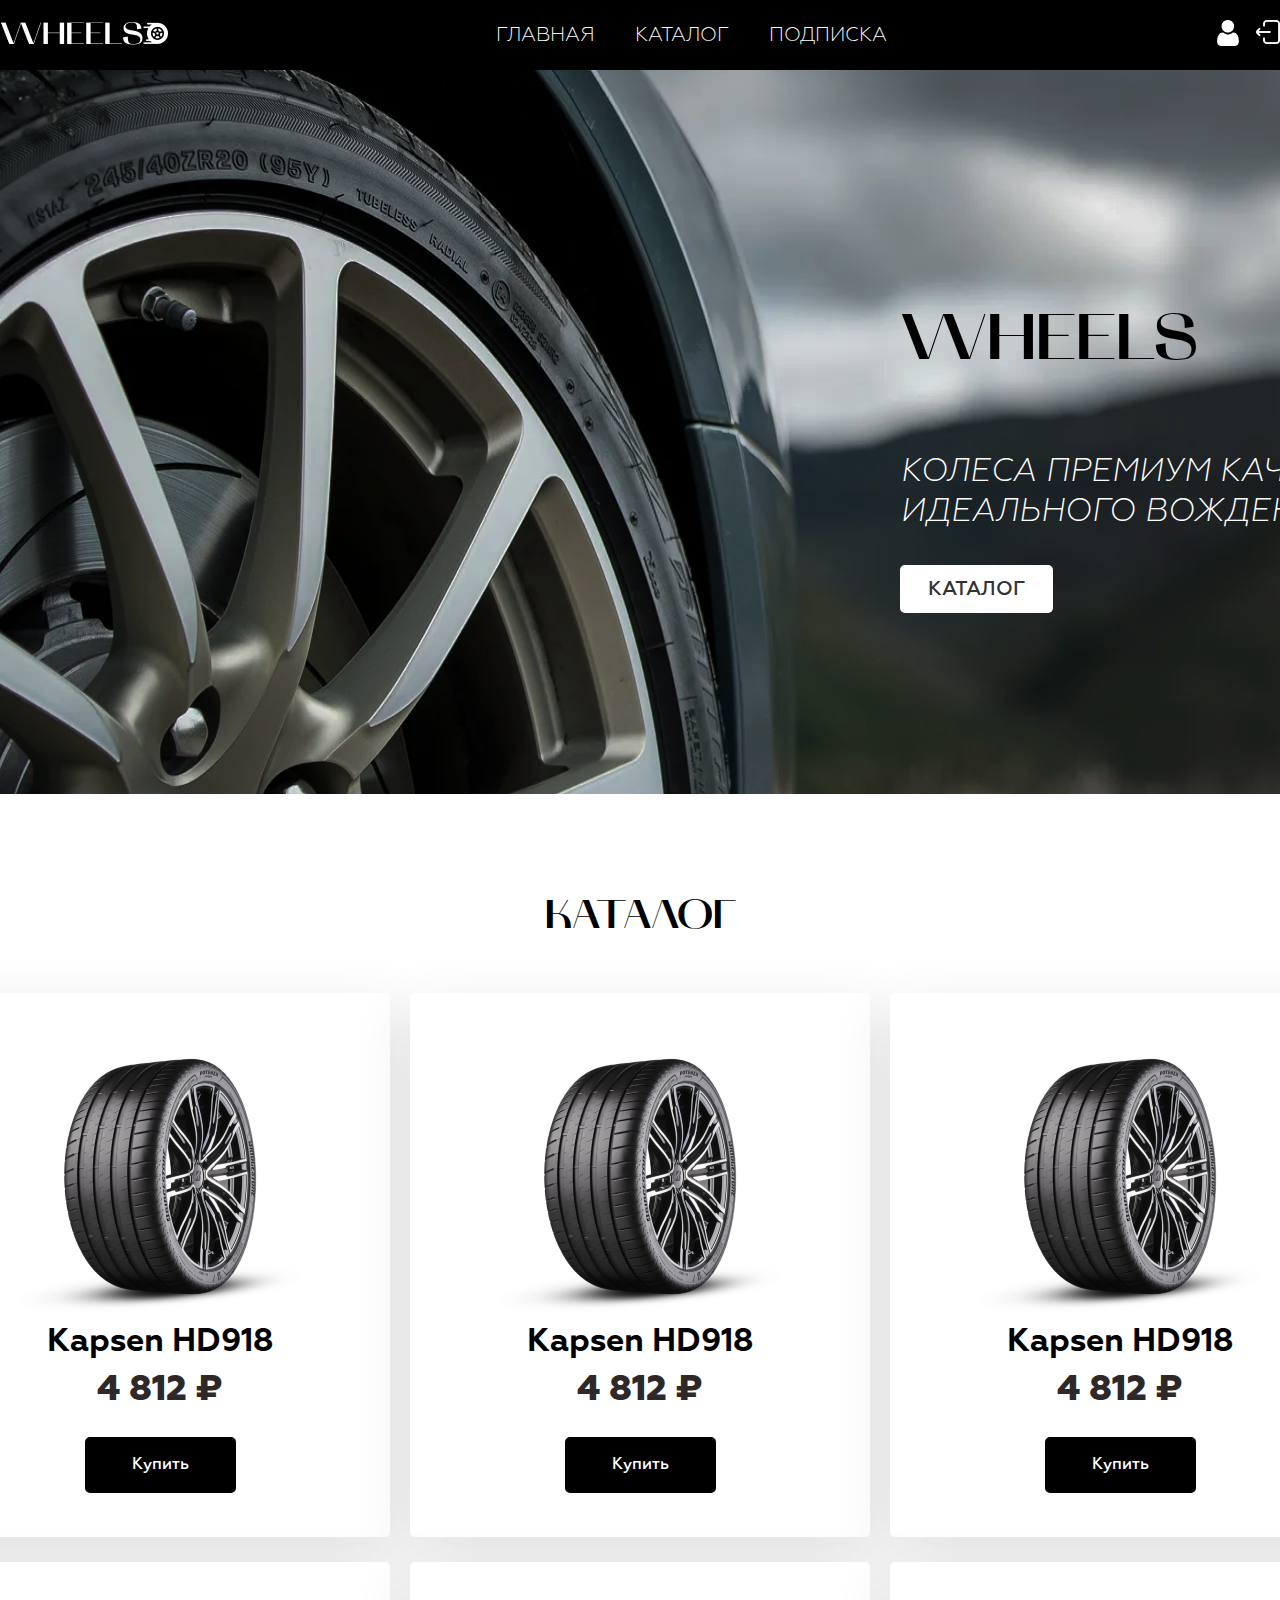
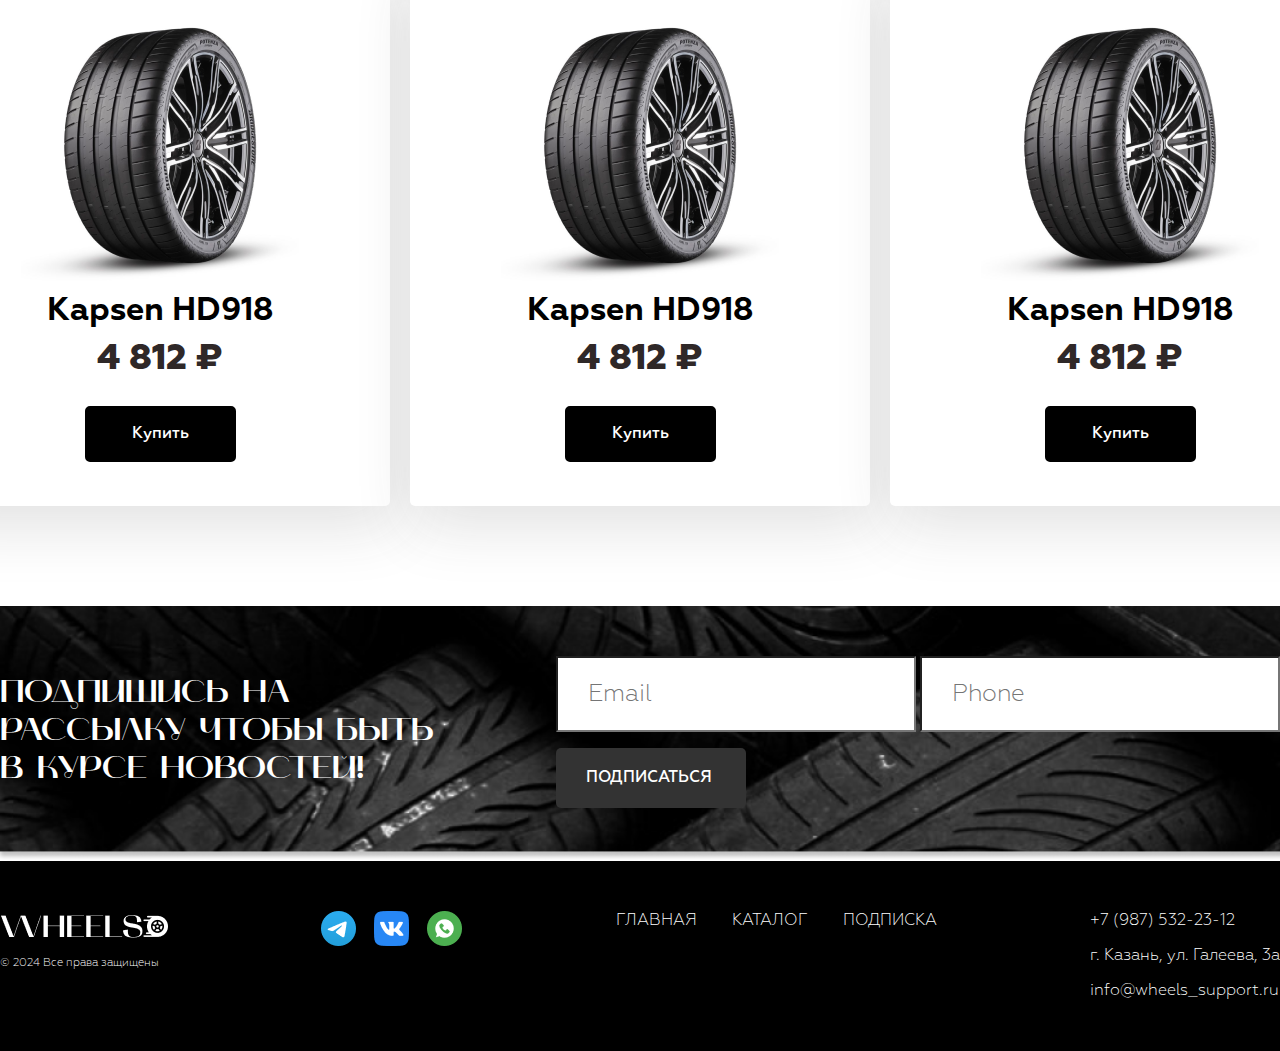
<file: index.html>
<!DOCTYPE html>
<html lang="en">

<head>
    <meta charset="UTF-8">
    <meta name="viewport" content="width=device-width, initial-scale=1.0">
    <link rel="stylesheet" href="assets/css/style.css">
    <title>Wheels</title>
</head>

<body>
    <!-- header start -->
    <header class="header">
        <div class="header-block content">
            <a href="index.html"><img class="logotip" src="assets/img/index/logo/logo.png" alt=""></a>
            <nav class="header-nav">
                <a href="index.html">Главная</a>
                <a href="index.html#katalog">Каталог</a>
                <a href="index.html#pod">Подписка</a>
            </nav>
            <div class="header-icons">
                <a href="sign.html"><img src="assets/img/index/header/user.png" alt=""></a>
                <a href="admin.html"><img src="assets/img/index/header/exit.png" alt=""></a>
            </div>
            <input type="checkbox" name="" id="burger"> 
            <label for="burger"></label> 
            <nav class="burg"> 
                <a href="index.html">Главная</a>
                <a href="index.html#katalog">Каталог</a>
                <a href="index.html#pod">Подписка</a>
                <a href="sign.html"><img src="assets/img/index/header/user.png" alt=""></a>
                <a href="admin.html"><img src="assets/img/index/header/exit.png" alt=""></a>
            </nav>
        </div>
    </header>
    <!-- header end -->

    <!-- banner start -->
    <section class="banner">
        <div class="banner-marg">
            <div>
                <h1>Wheels</h1>
                <p>Колеса премиум качества для идеального вождения!</p>
            </div>
            <a class="banner-btn" href="#katalog">каталог</a>
        </div>
    </section>
    <!-- banner end -->

    <!-- katalog start -->
    <section class="katalog content" id="katalog">
        <h2>каталог</h2>
        <div class="cards">
            <div class="kat-first-block">
                <div class="card">
                    <img src="assets//img/index/katalog/wheels.png" alt="">
                    <h3>Kapsen HD918</h3>
                    <h4>4 812 ₽</h4>
                    <a class="kat-btn" href="card.html">Купить</a>
                </div>

                <div class="card">
                    <img src="assets//img/index/katalog/wheels.png" alt="">
                    <h3>Kapsen HD918</h3>
                    <h4>4 812 ₽</h4>
                    <a class="kat-btn" href="card.html">Купить</a>
                </div>

                <div class="card">
                    <img src="assets//img/index/katalog/wheels.png" alt="">
                    <h3>Kapsen HD918</h3>
                    <h4>4 812 ₽</h4>
                    <a class="kat-btn" href="card.html">Купить</a>
                </div>
            </div>
            <div class="kat-first-block">
                <div class="card">
                    <img src="assets//img/index/katalog/wheels.png" alt="">
                    <h3>Kapsen HD918</h3>
                    <h4>4 812 ₽</h4>
                    <a class="kat-btn" href="card.html">Купить</a>
                </div>

                <div class="card">
                    <img src="assets//img/index/katalog/wheels.png" alt="">
                    <h3>Kapsen HD918</h3>
                    <h4>4 812 ₽</h4>
                    <a class="kat-btn" href="card.html">Купить</a>
                </div>

                <div class="card">
                    <img src="assets//img/index/katalog/wheels.png" alt="">
                    <h3>Kapsen HD918</h3>
                    <h4>4 812 ₽</h4>
                    <a class="kat-btn" href="card.html">Купить</a>
                </div>
            </div>
        </div>
    </section>
    <!-- katalog end -->

    <!-- podpiska start -->
    <section class="pod" id="pod">
        <div class="pod-block content">
            <h2>Подпишись на рассылку чтобы быть в курсе новостей!</h2>
            <div class="pod-form">
                <div class="pod-forms">
                    <input class="input-pod" type="email" name="" id="" placeholder="Email">
                    <input class="input-pod" type="number" name="" id="" placeholder="Phone">
                </div>
                <a class="pod-btn" href="">подписаться</a>
            </div>
        </div>
    </section>
    <!-- podpiska end -->

    <!-- footer start -->
    <footer class="footer">
        <div class="footer-block content">
            <div class="footer-logo">
                <img src="assets/img/index/logo/logo.png" alt="">
                <p>© 2024 Все права защищены</p>
            </div>
            <div class="footer-icons">
               <a href="https://web.telegram.org/a/"><img src="assets/img/index/footer/telegram.png" alt=""></a>
               <a href="https://vk.com/"><img src="assets/img/index/footer/vk.png" alt=""></a>
               <a href="https://web.whatsapp.com/"><img src="assets/img/index/footer/wats.png" alt=""></a>
            </div>
            <nav class="footer-nav">
                <a href="index.html">Главная</a>
                <a href="#katalog">Каталог</a>
                <a href="#pod">Подписка</a>
            </nav>
            <div class="footer-kontacts">
                <a href="tel:+79539999117">+7 (987) 532-23-12</a>
                <a href="https://yandex.ru/maps/-/CDaN5VY-">г. Казань, ул. Галеева, 3а</a>
                <a href="mailto:info@wheels_support.ru">info@wheels_support.ru</a>
            </div>
        </div>
    </footer>
    <!-- footer end -->
</body>

</html>
</file>
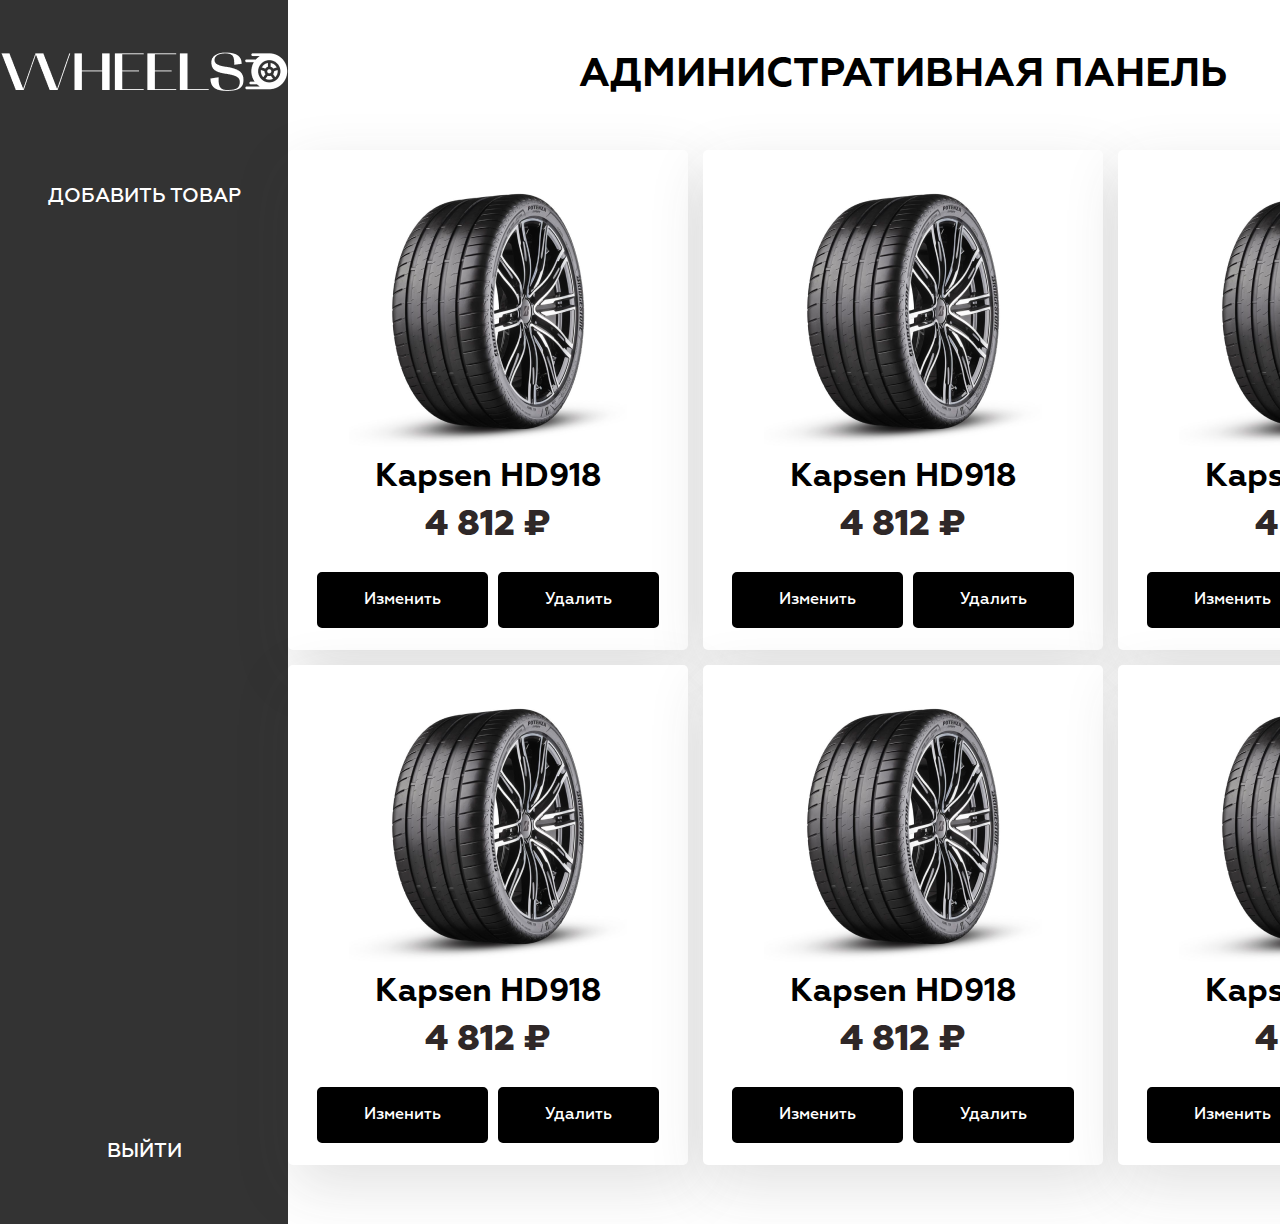
<file: admin.html>
<!DOCTYPE html>
<html lang="en">

<head>
    <meta charset="UTF-8">
    <meta name="viewport" content="width=device-width, initial-scale=1.0">
    <link rel="stylesheet" href="assets/css/style.css">
    <title>Admin Wheels</title>
</head>

<body>
    <div class="admin-mane">
        <div class="left-block">
            <a href="index.html"><img src="assets/img/admin/admin.png" alt=""></a>
            <a class="plus-tovar" href="create.html">Добавить товар</a>
            <a class="exit" href="index.html">Выйти</a>
        </div>
        <div class="right-block">
            <h2>Административная панель</h2>
            <div class="admin-cards-mane">
                <div class="admin-first-block">
                    <div class="admin-card">
                        <img src="assets//img/index/katalog/wheels.png" alt="">
                        <h3>Kapsen HD918</h3>
                        <h4>4 812 ₽</h4>
                        <div class="knopki">
                            <a class="admin-btn" href="change.html">Изменить</a>
                            <a class="admin-btn" href="delite.html">Удалить</a>
                        </div>
                    </div>
                    <div class="admin-card">
                        <img src="assets//img/index/katalog/wheels.png" alt="">
                        <h3>Kapsen HD918</h3>
                        <h4>4 812 ₽</h4>
                        <div class="knopki">
                            <a class="admin-btn" href="change.html">Изменить</a>
                            <a class="admin-btn" href="delite.html">Удалить</a>
                        </div>
                    </div>
                    <div class="admin-card">
                        <img src="assets//img/index/katalog/wheels.png" alt="">
                        <h3>Kapsen HD918</h3>
                        <h4>4 812 ₽</h4>
                        <div class="knopki">
                            <a class="admin-btn" href="change.html">Изменить</a>
                            <a class="admin-btn" href="delite.html">Удалить</a>
                        </div>
                    </div>
                </div>
                <div class="admin-first-block">
                    <div class="admin-card">
                        <img src="assets//img/index/katalog/wheels.png" alt="">
                        <h3>Kapsen HD918</h3>
                        <h4>4 812 ₽</h4>
                        <div class="knopki">
                            <a class="admin-btn" href="change.html">Изменить</a>
                            <a class="admin-btn" href="delite.html">Удалить</a>
                        </div>
                    </div>
                    <div class="admin-card">
                        <img src="assets//img/index/katalog/wheels.png" alt="">
                        <h3>Kapsen HD918</h3>
                        <h4>4 812 ₽</h4>
                        <div class="knopki">
                            <a class="admin-btn" href="change.html">Изменить</a>
                            <a class="admin-btn" href="delite.html">Удалить</a>
                        </div>
                    </div>
                    <div class="admin-card">
                        <img src="assets//img/index/katalog/wheels.png" alt="">
                        <h3>Kapsen HD918</h3>
                        <h4>4 812 ₽</h4>
                        <div class="knopki">
                            <a class="admin-btn" href="change.html">Изменить</a>
                            <a class="admin-btn" href="delite.html">Удалить</a>
                        </div>
                    </div>
                </div>
            </div>
        </div>
    </div>

</body>

</html>
</file>
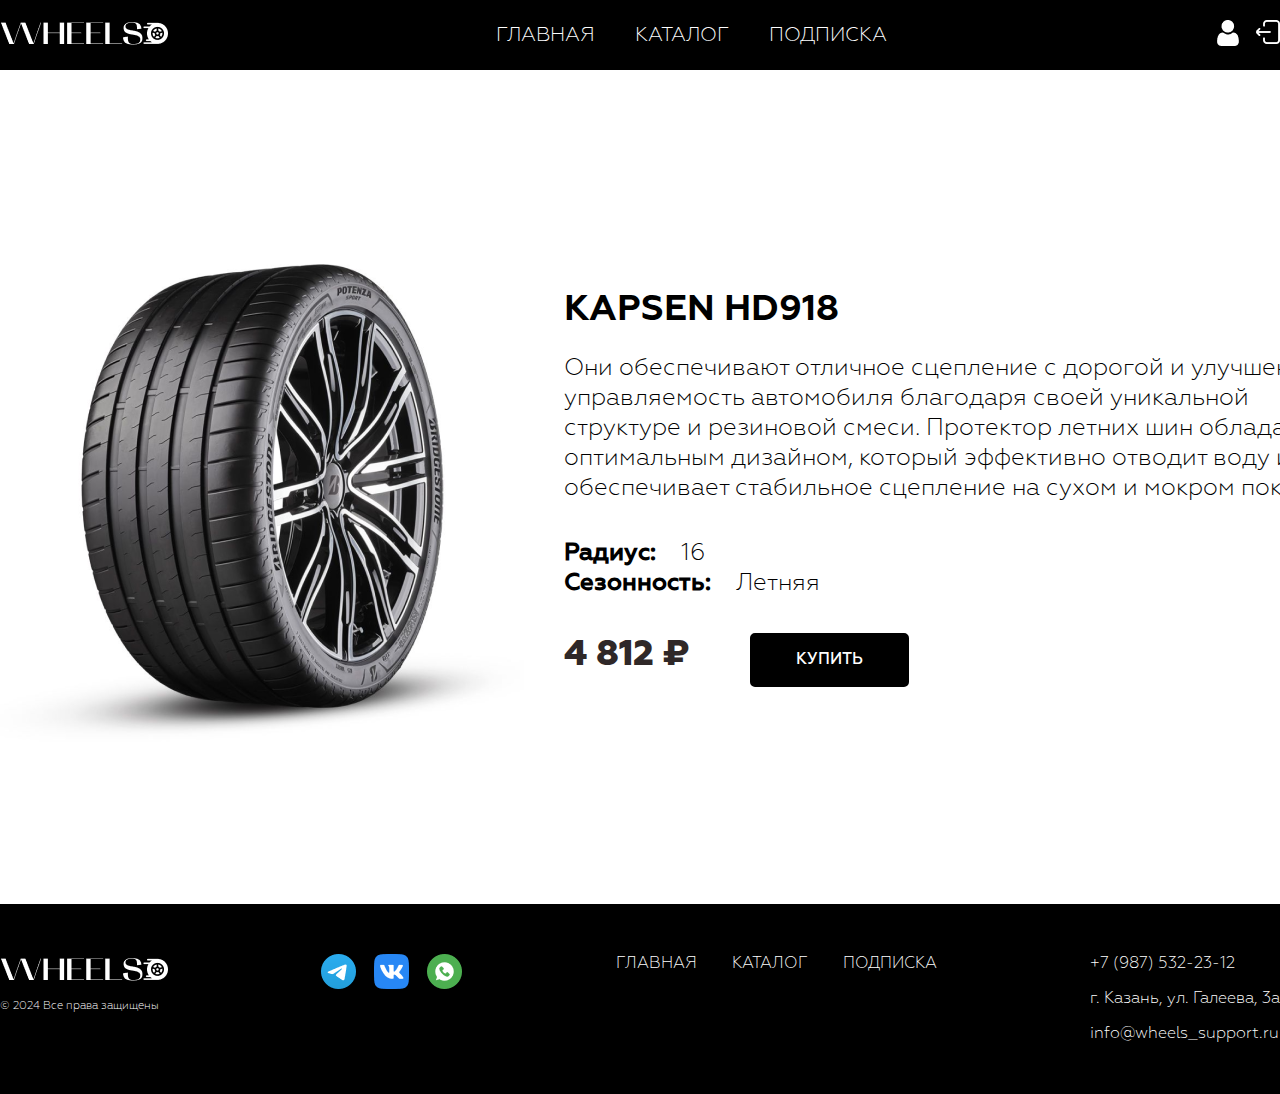
<file: card.html>
<!DOCTYPE html>
<html lang="en">
<head>
    <meta charset="UTF-8">
    <meta name="viewport" content="width=device-width, initial-scale=1.0">
    <link rel="stylesheet" href="assets/css/style.css">
    <title>Wheels</title>
</head>
<body>
    <!-- header start -->
    <header class="header">
        <div class="header-block content">
            <a href="index.html"><img class="logotip" src="assets/img/index/logo/logo.png" alt=""></a>
            <nav class="header-nav">
                <a href="index.html">Главная</a>
                <a href="index.html#katalog">Каталог</a>
                <a href="index.html#pod">Подписка</a>
            </nav>
            <div class="header-icons">
                <a href="sign.html"><img src="assets/img/index/header/user.png" alt=""></a>
                <a href="admin.html"><img src="assets/img/index/header/exit.png" alt=""></a>
            </div>
            <input type="checkbox" name="" id="burger"> 
            <label for="burger"></label> 
            <nav class="burg"> 
                <a href="index.html">Главная</a>
                <a href="index.html#katalog">Каталог</a>
                <a href="index.html#pod">Подписка</a>
                <a href="sign.html"><img src="assets/img/index/header/user.png" alt=""></a>
                <a href="admin.html"><img src="assets/img/index/header/exit.png" alt=""></a>
            </nav>
        </div>
    </header>
    <!-- header end -->

    <section>
        <div class="tovar content">
            <img src="assets/img/card/tovar.png" alt="">
            <div class="tovar-text">
                <div class="tovar-head">
                    <h2>Kapsen HD918</h2>
                    <p>Они обеспечивают отличное сцепление с дорогой и улучшенную управляемость автомобиля благодаря своей уникальной структуре и резиновой смеси. Протектор летних шин обладает оптимальным дизайном, который эффективно отводит воду и обеспечивает стабильное сцепление на сухом и мокром покрытии.</p>
                </div>
                <div>
                    <div class="tovar-info-first">
                        <h3>Радиус:</h3>
                        <p>16</p>
                    </div>
                    <div class="tovar-info-first">
                        <h3>Сезонность:</h3>
                        <p>Летняя</p>
                    </div>
                </div>
                <div class="tovar-buy">
                    <p>4 812 ₽</p>
                    <a href="">Купить</a>
                </div>
            </div>
        </div>
    </section>

    <!-- footer start -->
    <footer class="footer">
        <div class="footer-block content">
            <div class="footer-logo">
                <img src="assets/img/index/logo/logo.png" alt="">
                <p>© 2024 Все права защищены</p>
            </div>
            <div class="footer-icons">
               <a href="https://web.telegram.org/a/"><img src="assets/img/index/footer/telegram.png" alt=""></a>
               <a href="https://vk.com/"><img src="assets/img/index/footer/vk.png" alt=""></a>
               <a href="https://web.whatsapp.com/"><img src="assets/img/index/footer/wats.png" alt=""></a>
            </div>
            <nav class="footer-nav">
                <a href="index.html">Главная</a>
                <a href="index.html#katalog">Каталог</a>
                <a href="index.html#pod">Подписка</a>
            </nav>
            <div class="footer-kontacts">
                <a href="tel:+79539999117">+7 (987) 532-23-12</a>
                <a href="https://yandex.ru/maps/-/CDaN5VY-">г. Казань, ул. Галеева, 3а</a>
                <a href="mailto:info@wheels_support.ru">info@wheels_support.ru</a>
            </div>
        </div>
    </footer>
    <!-- footer end -->
</body>
</html>
</file>
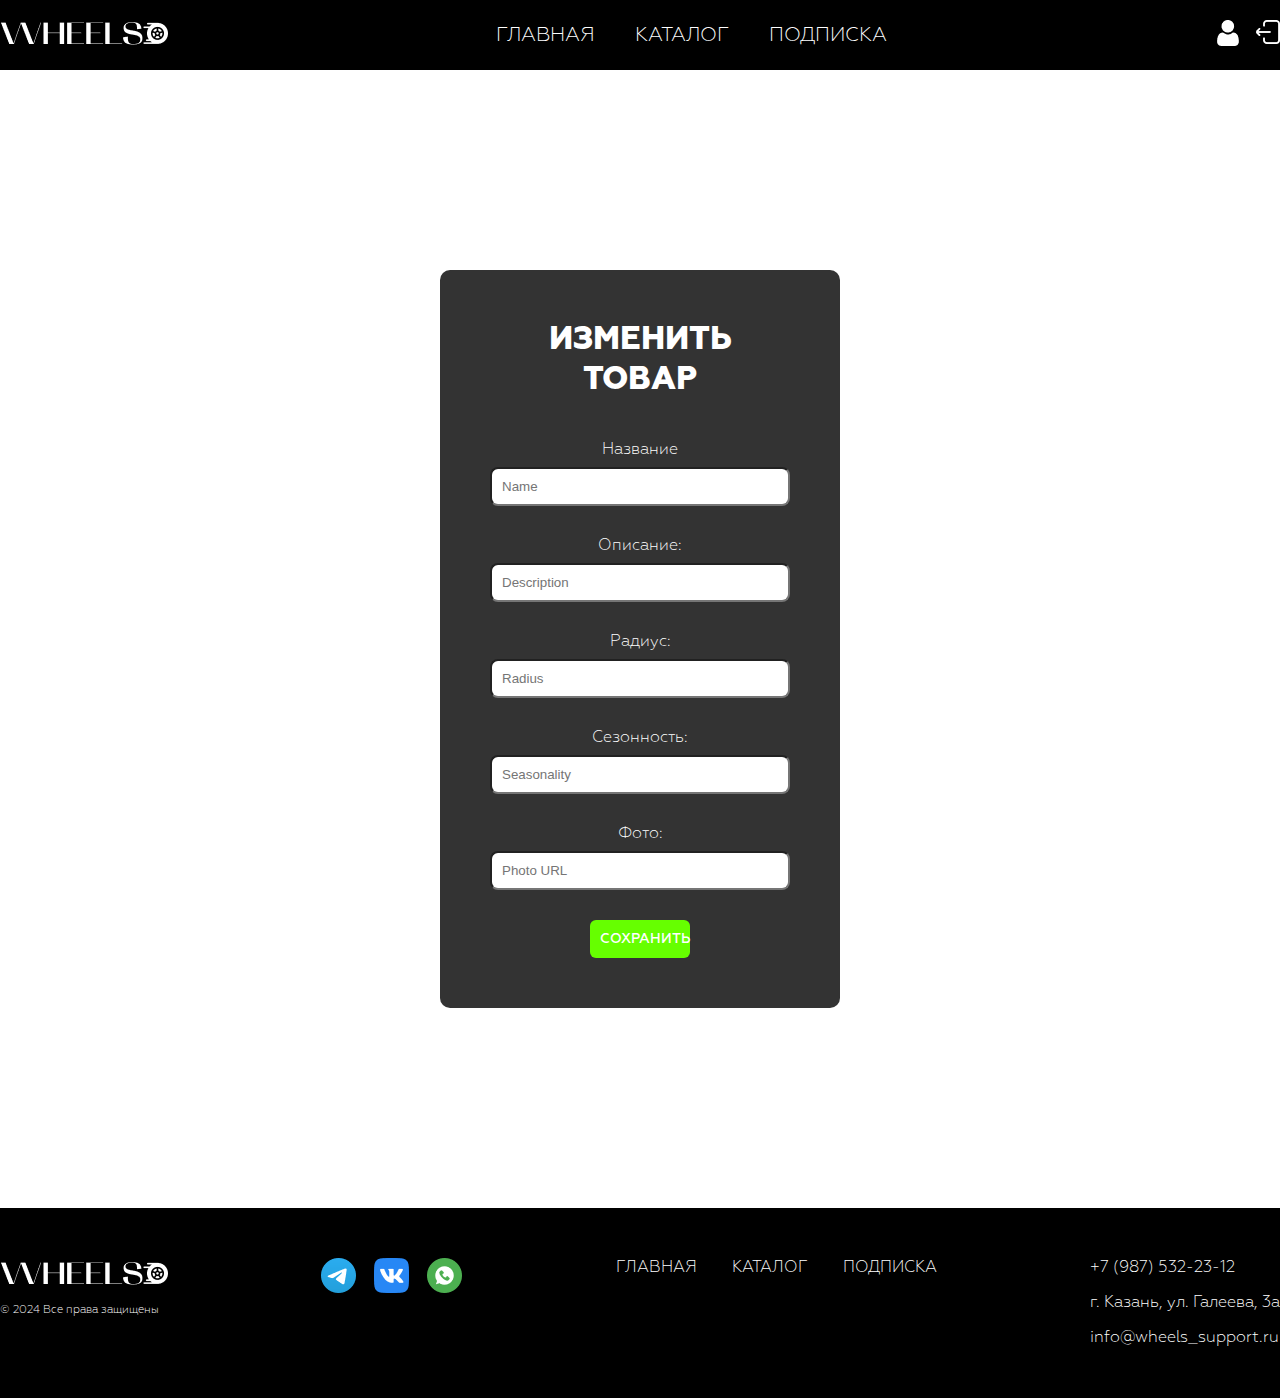
<file: change.html>
<!DOCTYPE html>
<html lang="en">

<head>
    <meta charset="UTF-8">
    <meta name="viewport" content="width=device-width, initial-scale=1.0">
    <link rel="stylesheet" href="assets/css/style.css">
    <title>Создание товара</title>
</head>

<body>
    <!-- header start -->
    <header class="header">
        <div class="header-block content">
            <a href="index.html"><img class="logotip" src="assets/img/index/logo/logo.png" alt=""></a>
            <nav class="header-nav">
                <a href="index.html">Главная</a>
                <a href="index.html#katalog">Каталог</a>
                <a href="index.html#pod">Подписка</a>
            </nav>
            <div class="header-icons">
                <a href="sign.html"><img src="assets/img/index/header/user.png" alt=""></a>
                <a href="admin.html"><img src="assets/img/index/header/exit.png" alt=""></a>
            </div>
            <input type="checkbox" name="" id="burger"> 
            <label for="burger"></label> 
            <nav class="burg"> 
                <a href="index.html">Главная</a>
                <a href="index.html#katalog">Каталог</a>
                <a href="index.html#pod">Подписка</a>
                <a href="sign.html"><img src="assets/img/index/header/user.png" alt=""></a>
                <a href="admin.html"><img src="assets/img/index/header/exit.png" alt=""></a>
            </nav>
        </div>
    </header>
    <!-- header end -->

    <!-- форма входа -->
    <div class="sign">
        <div class="sign-block">
            <h2>Изменить товар</h2>
            <form class="sign-text" action="">
                <div class="label-text">
                    <label for="">Название</label>
                    <input type="text" name="" id="" placeholder="Name">
                </div>

                <div class="label-text">
                    <label for="">Описание:</label>
                    <input type="text" name="" id="" placeholder="Description">
                </div>

                <div class="label-text">
                    <label for="">Радиус:</label>
                    <input type="text" name="" id="" placeholder="Radius">
                </div>

                <div class="label-text">
                    <label for="">Сезонность:</label>
                    <input type="text" name="" id="" placeholder="Seasonality">
                </div>

                <div class="label-text">
                    <label for="">Фото:</label>
                    <input type="text" name="" id="" placeholder="Photo URL">
                </div>
                <a href="">Сохранить</a>
            </form>
        </div>
    </div>
    <!-- форма входа -->

    <!-- footer start -->
    <footer class="footer">
        <div class="footer-block content">
            <div class="footer-logo">
                <img src="assets/img/index/logo/logo.png" alt="">
                <p>© 2024 Все права защищены</p>
            </div>
            <div class="footer-icons">
               <a href="https://web.telegram.org/a/"><img src="assets/img/index/footer/telegram.png" alt=""></a>
               <a href="https://vk.com/"><img src="assets/img/index/footer/vk.png" alt=""></a>
               <a href="https://web.whatsapp.com/"><img src="assets/img/index/footer/wats.png" alt=""></a>
            </div>
            <nav class="footer-nav">
                <a href="index.html">Главная</a>
                <a href="index.html#katalog">Каталог</a>
                <a href="index.html#pod">Подписка</a>
            </nav>
            <div class="footer-kontacts">
                <a href="tel:+79539999117">+7 (987) 532-23-12</a>
                <a href="https://yandex.ru/maps/-/CDaN5VY-">г. Казань, ул. Галеева, 3а</a>
                <a href="mailto:info@wheels_support.ru">info@wheels_support.ru</a>
            </div>
        </div>
    </footer>
    <!-- footer end -->
</body>

</html>
</file>
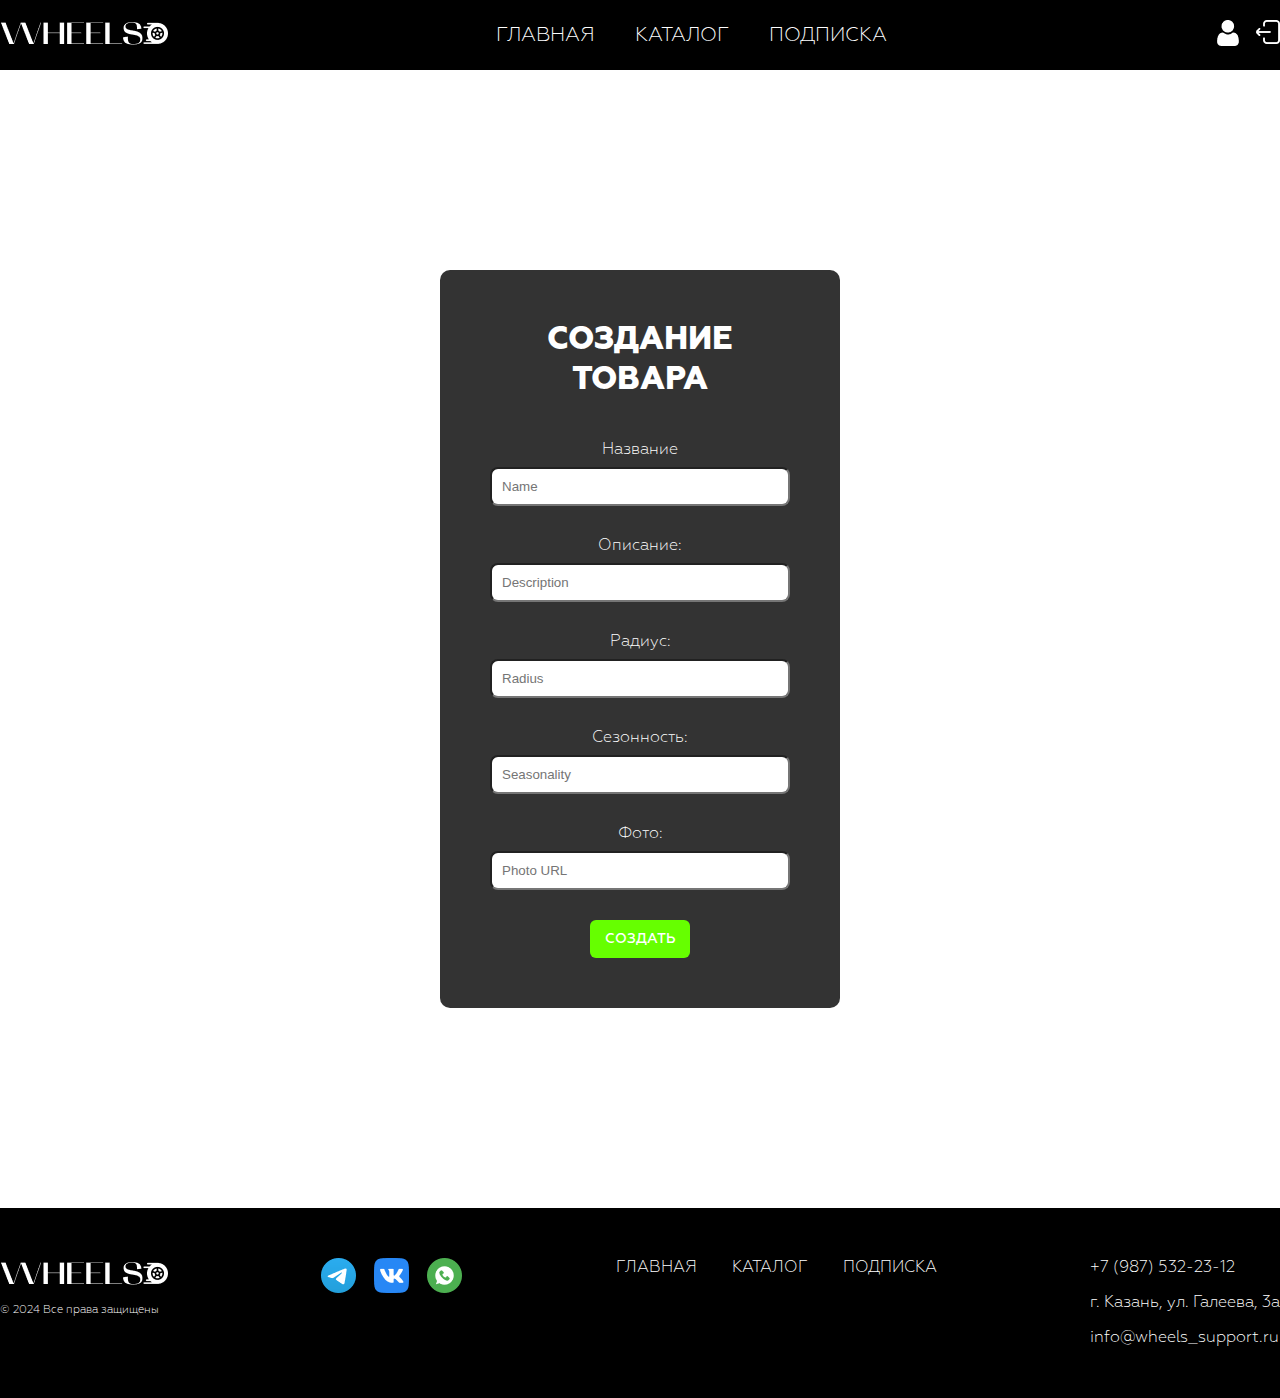
<file: create.html>
<!DOCTYPE html>
<html lang="en">

<head>
    <meta charset="UTF-8">
    <meta name="viewport" content="width=device-width, initial-scale=1.0">
    <link rel="stylesheet" href="assets/css/style.css">
    <title>Создание товара</title>
</head>

<body>
    <!-- header start -->
    <header class="header">
        <div class="header-block content">
            <a href="index.html"><img class="logotip" src="assets/img/index/logo/logo.png" alt=""></a>
            <nav class="header-nav">
                <a href="index.html">Главная</a>
                <a href="index.html#katalog">Каталог</a>
                <a href="index.html#pod">Подписка</a>
            </nav>
            <div class="header-icons">
                <a href="sign.html"><img src="assets/img/index/header/user.png" alt=""></a>
                <a href="admin.html"><img src="assets/img/index/header/exit.png" alt=""></a>
            </div>
            <input type="checkbox" name="" id="burger"> 
            <label for="burger"></label> 
            <nav class="burg"> 
                <a href="index.html">Главная</a>
                <a href="index.html#katalog">Каталог</a>
                <a href="index.html#pod">Подписка</a>
                <a href="sign.html"><img src="assets/img/index/header/user.png" alt=""></a>
                <a href="admin.html"><img src="assets/img/index/header/exit.png" alt=""></a>
            </nav>
        </div>
    </header>
    <!-- header end -->

    <!-- форма входа -->
    <div class="sign">
        <div class="sign-block">
            <h2>Создание товара</h2>
            <form class="sign-text" action="">
                <div class="label-text">
                    <label for="">Название</label>
                    <input type="text" name="" id="" placeholder="Name">
                </div>

                <div class="label-text">
                    <label for="">Описание:</label>
                    <input type="text" name="" id="" placeholder="Description">
                </div>

                <div class="label-text">
                    <label for="">Радиус:</label>
                    <input type="text" name="" id="" placeholder="Radius">
                </div>

                <div class="label-text">
                    <label for="">Сезонность:</label>
                    <input type="text" name="" id="" placeholder="Seasonality">
                </div>

                <div class="label-text">
                    <label for="">Фото:</label>
                    <input type="text" name="" id="" placeholder="Photo URL">
                </div>
                <a href="">Создать</a>
            </form>
        </div>
    </div>
    <!-- форма входа -->

    <!-- footer start -->
    <footer class="footer">
        <div class="footer-block content">
            <div class="footer-logo">
                <img src="assets/img/index/logo/logo.png" alt="">
                <p>© 2024 Все права защищены</p>
            </div>
            <div class="footer-icons">
               <a href="https://web.telegram.org/a/"><img src="assets/img/index/footer/telegram.png" alt=""></a>
               <a href="https://vk.com/"><img src="assets/img/index/footer/vk.png" alt=""></a>
               <a href="https://web.whatsapp.com/"><img src="assets/img/index/footer/wats.png" alt=""></a>
            </div>
            <nav class="footer-nav">
                <a href="index.html">Главная</a>
                <a href="index.html#katalog">Каталог</a>
                <a href="index.html#pod">Подписка</a>
            </nav>
            <div class="footer-kontacts">
                <a href="tel:+79539999117">+7 (987) 532-23-12</a>
                <a href="https://yandex.ru/maps/-/CDaN5VY-">г. Казань, ул. Галеева, 3а</a>
                <a href="mailto:info@wheels_support.ru">info@wheels_support.ru</a>
            </div>
        </div>
    </footer>
    <!-- footer end -->
</body>

</html>
</file>
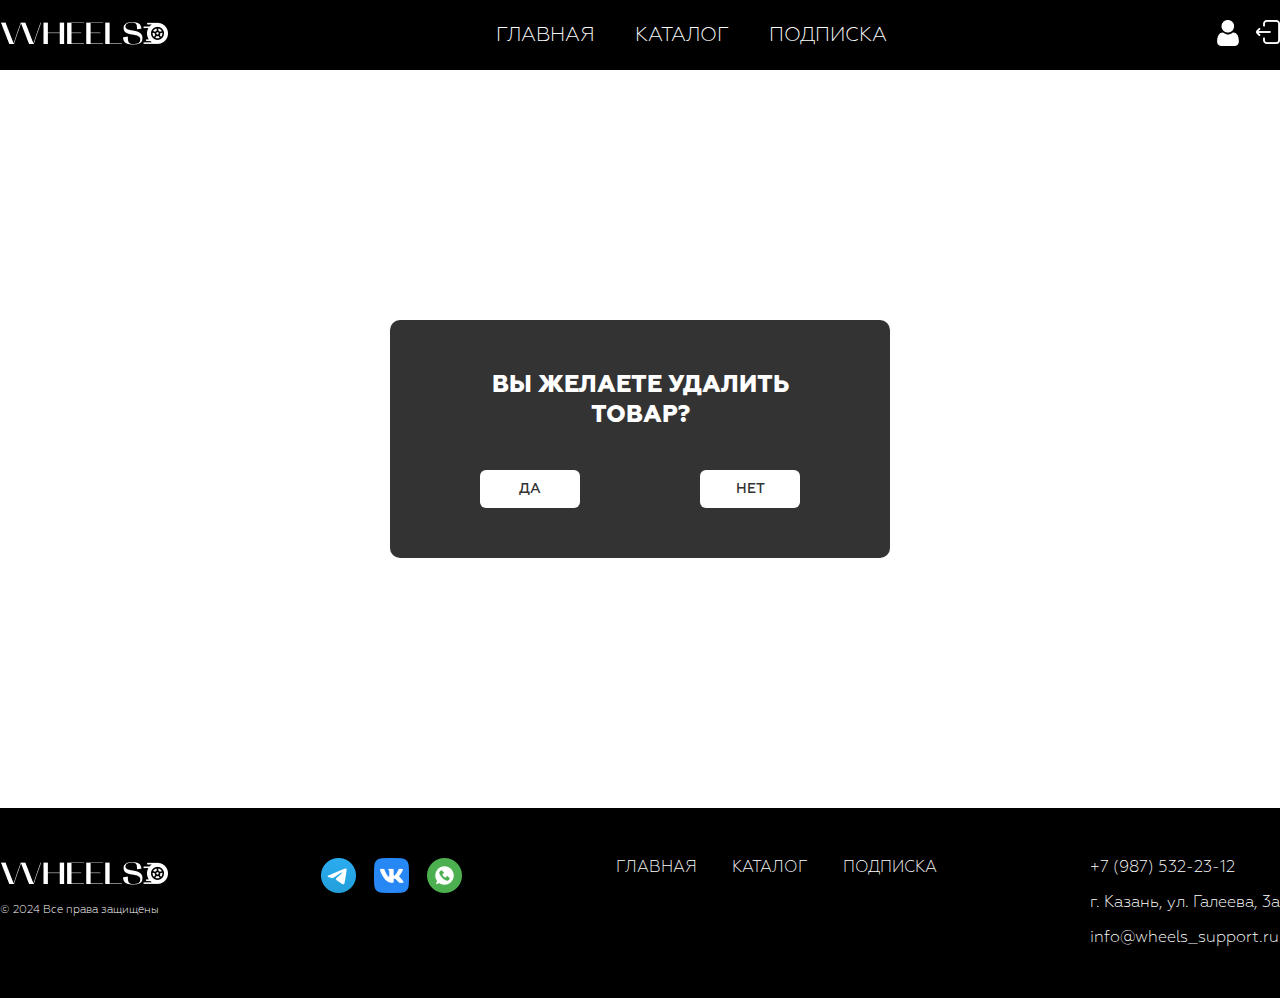
<file: delite.html>
<!DOCTYPE html>
<html lang="en">

<head>
    <meta charset="UTF-8">
    <meta name="viewport" content="width=device-width, initial-scale=1.0">
    <link rel="stylesheet" href="assets/css/style.css">
    <title>Удаление товара</title>
</head>

<body>
    <!-- header start -->
    <header class="header">
        <div class="header-block content">
            <a href="index.html"><img class="logotip" src="assets/img/index/logo/logo.png" alt=""></a>
            <nav class="header-nav">
                <a href="index.html">Главная</a>
                <a href="index.html#katalog">Каталог</a>
                <a href="index.html#pod">Подписка</a>
            </nav>
            <div class="header-icons">
                <a href="sign.html"><img src="assets/img/index/header/user.png" alt=""></a>
                <a href="admin.html"><img src="assets/img/index/header/exit.png" alt=""></a>
            </div>
            <input type="checkbox" name="" id="burger"> 
            <label for="burger"></label> 
            <nav class="burg"> 
                <a href="index.html">Главная</a>
                <a href="index.html#katalog">Каталог</a>
                <a href="index.html#pod">Подписка</a>
                <a href="sign.html"><img src="assets/img/index/header/user.png" alt=""></a>
                <a href="admin.html"><img src="assets/img/index/header/exit.png" alt=""></a>
            </nav>
        </div>
    </header>
    <!-- header end -->

    <!-- форма удаления -->
    <div class="delite">
        <div class="delite-block">
            <h2>Вы желаете удалить товар?</h2>
            <div class="yes-no">
                <a href="">Да</a>
                <a href="">Нет</a>
            </div>
        </div>
    </div>
    <!-- форма удаления -->

    <!-- footer start -->
    <footer class="footer">
        <div class="footer-block content">
            <div class="footer-logo">
                <img src="assets/img/index/logo/logo.png" alt="">
                <p>© 2024 Все права защищены</p>
            </div>
            <div class="footer-icons">
               <a href="https://web.telegram.org/a/"><img src="assets/img/index/footer/telegram.png" alt=""></a>
               <a href="https://vk.com/"><img src="assets/img/index/footer/vk.png" alt=""></a>
               <a href="https://web.whatsapp.com/"><img src="assets/img/index/footer/wats.png" alt=""></a>
            </div>
            <nav class="footer-nav">
                <a href="index.html">Главная</a>
                <a href="index.html#katalog">Каталог</a>
                <a href="index.html#pod">Подписка</a>
            </nav>
            <div class="footer-kontacts">
                <a href="tel:+79539999117">+7 (987) 532-23-12</a>
                <a href="https://yandex.ru/maps/-/CDaN5VY-">г. Казань, ул. Галеева, 3а</a>
                <a href="mailto:info@wheels_support.ru">info@wheels_support.ru</a>
            </div>
        </div>
    </footer>
    <!-- footer end -->
</body>

</html>
</file>
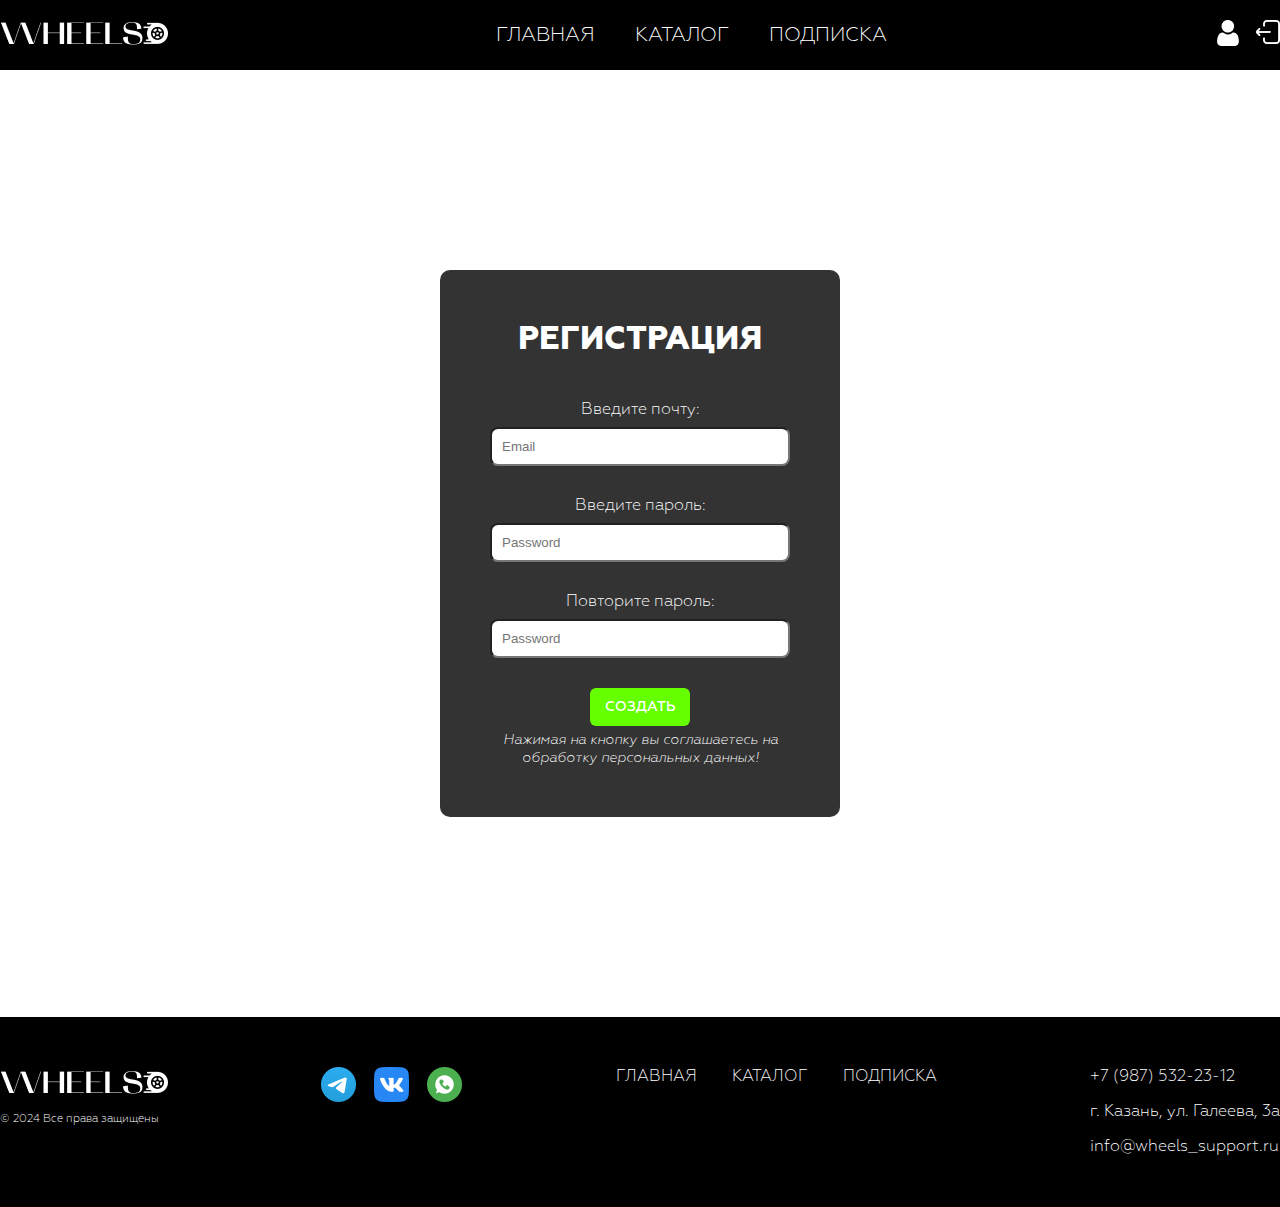
<file: login.html>
<!DOCTYPE html>
<html lang="en">

<head>
    <meta charset="UTF-8">
    <meta name="viewport" content="width=device-width, initial-scale=1.0">
    <link rel="stylesheet" href="assets/css/style.css">
    <title>Регистарция</title>
</head>

<body>
    <!-- header start -->
    <header class="header">
        <div class="header-block content">
            <a href="index.html"><img class="logotip" src="assets/img/index/logo/logo.png" alt=""></a>
            <nav class="header-nav">
                <a href="index.html">Главная</a>
                <a href="index.html#katalog">Каталог</a>
                <a href="index.html#pod">Подписка</a>
            </nav>
            <div class="header-icons">
                <a href="sign.html"><img src="assets/img/index/header/user.png" alt=""></a>
                <a href="admin.html"><img src="assets/img/index/header/exit.png" alt=""></a>
            </div>
            <input type="checkbox" name="" id="burger"> 
            <label for="burger"></label> 
            <nav class="burg"> 
                <a href="index.html">Главная</a>
                <a href="index.html#katalog">Каталог</a>
                <a href="index.html#pod">Подписка</a>
                <a href="sign.html"><img src="assets/img/index/header/user.png" alt=""></a>
                <a href="admin.html"><img src="assets/img/index/header/exit.png" alt=""></a>
            </nav>
        </div>
    </header>
    <!-- header end -->

    <!-- форма входа -->
    <div class="sign">
        <div class="sign-block">
            <h2>регистрация</h2>
            <form class="sign-text" action="">
                <div class="label-text">
                    <label for="">Введите почту:</label>
                    <input type="email" name="" id="" placeholder="Email">
                </div>

                <div class="label-text">
                    <label for="">Введите пароль:</label>
                    <input type="password" name="" id="" placeholder="Password">
                </div>

                <div class="label-text">
                    <label for="">Повторите пароль:</label>
                    <input type="password" name="" id="" placeholder="Password">
                </div>
                <a href="">Создать</a>
            </form>
            <p class="new-akk">Нажимая на кнопку вы соглашаетесь на обработку персональных данных!</p>
        </div>
    </div>
    <!-- форма входа -->

    <!-- footer start -->
    <footer class="footer">
        <div class="footer-block content">
            <div class="footer-logo">
                <img src="assets/img/index/logo/logo.png" alt="">
                <p>© 2024 Все права защищены</p>
            </div>
            <div class="footer-icons">
               <a href="https://web.telegram.org/a/"><img src="assets/img/index/footer/telegram.png" alt=""></a>
               <a href="https://vk.com/"><img src="assets/img/index/footer/vk.png" alt=""></a>
               <a href="https://web.whatsapp.com/"><img src="assets/img/index/footer/wats.png" alt=""></a>
            </div>
            <nav class="footer-nav">
                <a href="index.html">Главная</a>
                <a href="index.html#katalog">Каталог</a>
                <a href="index.html#pod">Подписка</a>
            </nav>
            <div class="footer-kontacts">
                <a href="tel:+79539999117">+7 (987) 532-23-12</a>
                <a href="https://yandex.ru/maps/-/CDaN5VY-">г. Казань, ул. Галеева, 3а</a>
                <a href="mailto:info@wheels_support.ru">info@wheels_support.ru</a>
            </div>
        </div>
    </footer>
    <!-- footer end -->
</body>

</html>
</file>
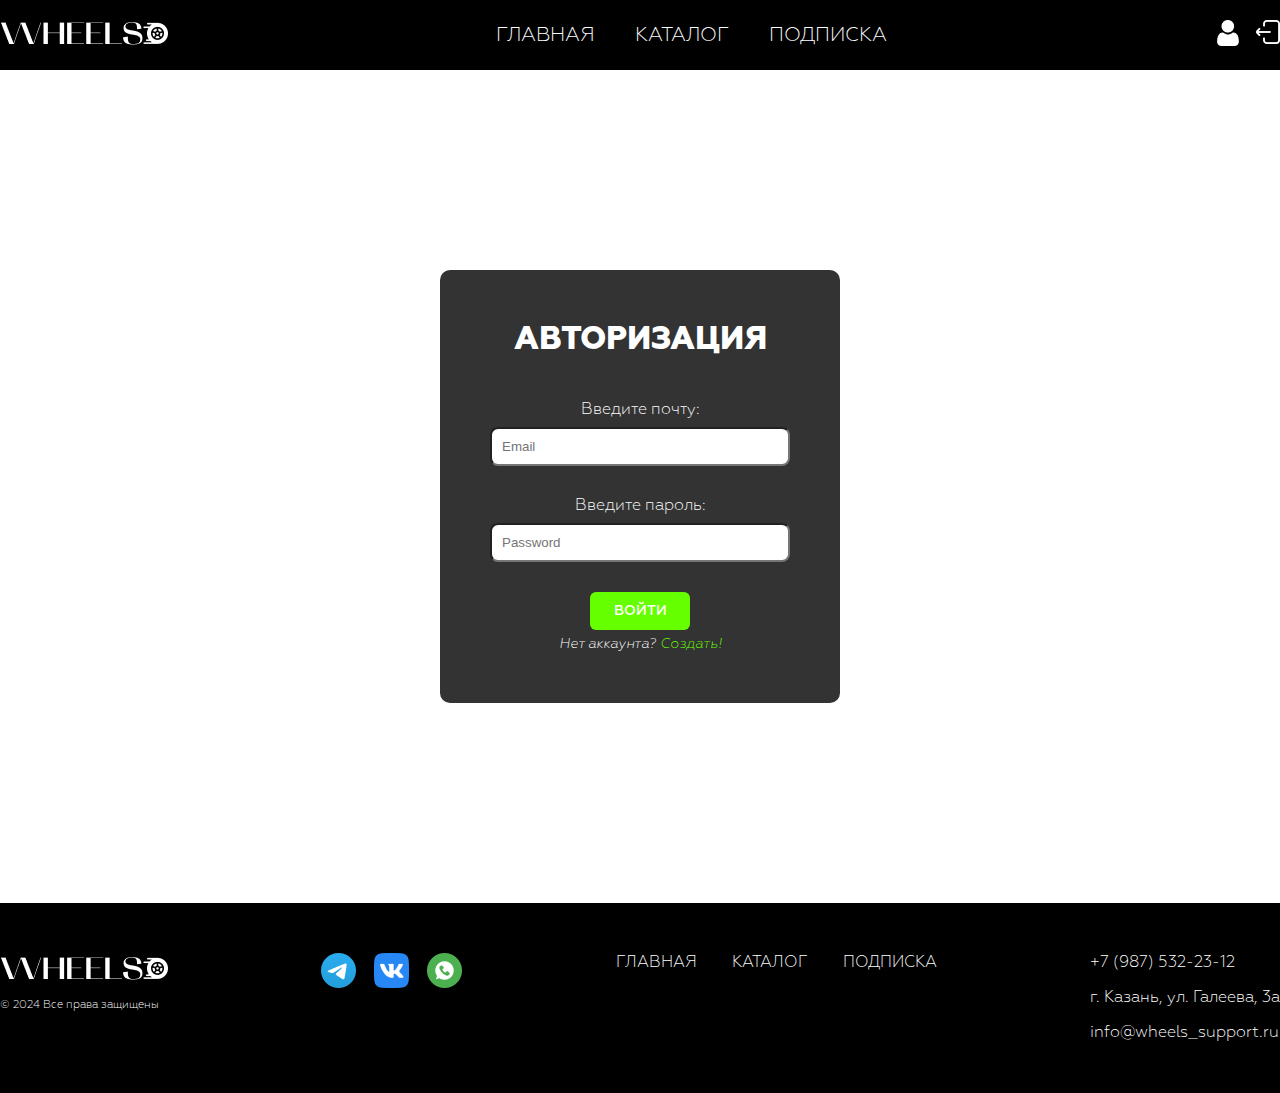
<file: sign.html>
<!DOCTYPE html>
<html lang="en">

<head>
    <meta charset="UTF-8">
    <meta name="viewport" content="width=device-width, initial-scale=1.0">
    <link rel="stylesheet" href="assets/css/style.css">
    <title>Вход</title>
</head>

<body>
    <!-- header start -->
    <header class="header">
        <div class="header-block content">
            <a href="index.html"><img class="logotip" src="assets/img/index/logo/logo.png" alt=""></a>
            <nav class="header-nav">
                <a href="index.html">Главная</a>
                <a href="index.html#katalog">Каталог</a>
                <a href="index.html#pod">Подписка</a>
            </nav>
            <div class="header-icons">
                <a href="sign.html"><img src="assets/img/index/header/user.png" alt=""></a>
                <a href="admin.html"><img src="assets/img/index/header/exit.png" alt=""></a>
            </div>
            <input type="checkbox" name="" id="burger"> 
            <label for="burger"></label> 
            <nav class="burg"> 
                <a href="index.html">Главная</a>
                <a href="index.html#katalog">Каталог</a>
                <a href="index.html#pod">Подписка</a>
                <a href="sign.html"><img src="assets/img/index/header/user.png" alt=""></a>
                <a href="admin.html"><img src="assets/img/index/header/exit.png" alt=""></a>
            </nav>
        </div>
    </header>
    <!-- header end -->

    <!-- форма входа -->
    <div class="sign">
        <div class="sign-block">
            <h2>авторизация</h2>
            <form class="sign-text" action="">
                <div class="label-text">
                    <label for="">Введите почту:</label>
                    <input type="email" name="" id="" placeholder="Email">
                </div>

                <div class="label-text">
                    <label for="">Введите пароль:</label>
                    <input type="password" name="" id="" placeholder="Password">
                </div>
                <a href="">Войти</a>
            </form>
            <p class="new-akk">Нет аккаунта? <a class="sozdat" href="login.html">Создать!</a></p>
        </div>
    </div>
    <!-- форма входа -->

    <!-- footer start -->
    <footer class="footer">
        <div class="footer-block content">
            <div class="footer-logo">
                <img src="assets/img/index/logo/logo.png" alt="">
                <p>© 2024 Все права защищены</p>
            </div>
            <div class="footer-icons">
               <a href="https://web.telegram.org/a/"><img src="assets/img/index/footer/telegram.png" alt=""></a>
               <a href="https://vk.com/"><img src="assets/img/index/footer/vk.png" alt=""></a>
               <a href="https://web.whatsapp.com/"><img src="assets/img/index/footer/wats.png" alt=""></a>
            </div>
            <nav class="footer-nav">
                <a href="index.html">Главная</a>
                <a href="index.html#katalog">Каталог</a>
                <a href="index.html#pod">Подписка</a>
            </nav>
            <div class="footer-kontacts">
                <a href="tel:+79539999117">+7 (987) 532-23-12</a>
                <a href="https://yandex.ru/maps/-/CDaN5VY-">г. Казань, ул. Галеева, 3а</a>
                <a href="mailto:info@wheels_support.ru">info@wheels_support.ru</a>
            </div>
        </div>
    </footer>
    <!-- footer end -->
</body>

</html>
</file>
<file: assets/css/style.css>
* {
    padding: 0;
    margin: 0;
    text-decoration: none;
    list-style: none;
    transition: .5s;
    box-sizing: border-box;
    scroll-behavior: smooth;
}

::-webkit-scrollbar {
    width: 0;
}

@font-face {
    font-family: "gl";
    src: url("../fonts/geometria_light.otf");
}

@font-face {
    font-family: "gli";
    src: url("../fonts/geometria_lightitalic.otf");
}

@font-face {
    font-family: "gm";
    src: url("../fonts/geometria_medium.otf");
}

@font-face {
    font-family: "gb";
    src: url("../fonts/geometria_bold.otf");
}

@font-face {
    font-family: "geb";
    src: url("../fonts/geometria_extrabold.otf");
}

@font-face {
    font-family: "mak";
    src: url("../fonts/MAK-bold.otf");
}

.content {
    max-width: 1420px;
    margin: 0 auto;
}

/* header start */
.header {
    background-color: #000;
}

.header-block {
    height: 70px;
    width: 100%;
    display: flex;
    flex-direction: row;
    align-items: center;
    justify-content: space-between;
}

.header-nav {
    display: flex;
    gap: 40px;
}

.header-nav a {
    color: white;
    font-family: "gl";
    font-size: 20px;
    text-transform: uppercase;
}

.header-nav a:hover {
    color: rgb(158, 158, 158);
}

.header-icons {
    display: flex;
    gap: 15px;
}

.burg {
    display: none;
}

#burger,
[for=burger] {
    display: none;
}

/* header end */

/* banner start */
.banner {
    background-image: url("../img/index/banner.png");
    height: 724px;
    width: 100%;
    background-repeat: no-repeat;
    background-size: cover;
}

.banner-marg {
    margin-left: 900px;
    padding-top: 235px;
}

.banner h1 {
    font-family: "mak";
    font-size: 64px;
    color: black;
    padding-bottom: 70px;
    text-transform: uppercase;
}

.banner p {
    font-family: "gli";
    font-size: 32px;
    color: white;
    padding-bottom: 45px;
    font-weight: 200;
    text-transform: uppercase;
    width: 580px;
}

.banner-btn {
    background-color: white;
    font-family: "gm";
    font-size: 20px;
    padding: 15px 30px;
    color: #333;
    text-transform: uppercase;
    padding: 14px 28px;
    border-radius: 5px;
}

.banner-btn:hover {
    background-color: #333;
    color: #fff;
}

/* banner end */

/* katalog start */
.katalog {
    padding: 100px 0;
}

.katalog h2 {
    padding-bottom: 50px;
    text-transform: uppercase;
    font-family: "mak";
    color: #000;
    font-size: 40px;
    text-align: center;
}

.cards {
    display: flex;
    flex-direction: column;
    align-items: center;
    gap: 25px;
}

.kat-first-block {
    display: flex;
    flex-direction: row;
    align-items: center;
    justify-content: center;
    gap: 20px;
}

.card {
    width: 460px;
    height: 544px;
    background-color: #fff;
    box-shadow: 5px 20px 60px rgba(51, 51, 51, 0.15);
    border-radius: 5px;
    display: flex;
    flex-direction: column;
    align-items: center;
    justify-content: center;
    gap: 6px;
}

.card h3 {
    font-family: "gb";
    font-size: 32px;
    color: black;
}

.card h4 {
    font-family: "geb";
    font-size: 36px;
    color: #2F2828;
}

.kat-btn {
    margin-top: 18px;
    background-color: #000;
    font-family: "gm";
    font-size: 16px;
    border-radius: 5px;
    padding: 16px 45px;
    color: white;
    font-family: "gm";
    font-size: 16px;
    border: 2px solid #000;
}

.kat-btn:hover {
    background-color: transparent;
    color: #000;
}

/* katalog end */

/* podpis start */
.pod {
    background-image: url("../img/index/podpiska.png");
    background-size: cover;
    background-repeat: no-repeat;
    width: 100%;
    height: 255px;
}

.pod-block {
    display: flex;
    flex-direction: row;
    align-items: center;
    justify-content: space-between;
    padding: 50px 0;
}

.pod-block h2 {
    font-family: "mak";
    font-size: 32px;
    color: white;
    width: 447px;
    text-transform: uppercase;
}

.pod-form {
    display: flex;
    flex-direction: column;
    align-items: start;
    justify-content: start;
    gap: 16px;
}

.input-pod {
    background-color: #fff;
    width: 360px;
    height: 76px;
    font-family: "gl";
    font-size: 24px;
    padding-left: 30px;
    outline: none;
}

.input-pod::placeholder {
    font-family: "gl";
    font-size: 24px;
}

.pod-btn {
    background-color: #333;
    width: 190px;
    height: 60px;
    color: #fff;
    font-family: "Gm";
    text-transform: uppercase;
    font-size: 16px;
    padding: 20px 30px;
    border-radius: 5px;
}

.pod-btn:hover {
    background-color: #fff;
    color: #333;
}

/* podpis end */

/*footer start*/
footer {
    padding: 50px 0;
    background-color: black;
    font-family: "gl";
    color: #fff;
}

.footer-block {
    display: flex;
    flex-direction: row;
    align-items: start;
    justify-content: space-between;

}

.footer-logo {
    display: flex;
    flex-direction: column;
    align-items: start;
    gap: 14px;
}

.footer-logo p {
    font-size: 11px;
}

.footer-icons {
    display: flex;
    flex-direction: row;
    gap: 18px;
}


.footer-nav {
    display: flex;
    flex-direction: row;
    gap: 35px;
}

.footer-nav a {
    text-transform: uppercase;
    color: white;
}

.footer-nav a:hover {
    color: rgb(158, 158, 158);
}

.footer-kontacts {
    display: flex;
    flex-direction: column;
    gap: 15px;
}

.footer-kontacts a {
    color: white;
    font-size: 16px;
}

.footer-kontacts a:hover {
    color: rgb(158, 158, 158);
}

/*footer end*/


/* START TOVAR CARD */
.tovar {
    padding: 155px 0;
    display: flex;
    flex-direction: row;
    justify-content: space-between;
    align-items: center;
    gap: 40px;
}

.tovar img {
    width: 524px;
    height: 524px;
}

.tovar-text {
    display: flex;
    flex-direction: column;
    align-items: start;
    gap: 35px;
}

.tovar-head {
    display: flex;
    flex-direction: column;
    gap: 20px;
}

.tovar-head h2 {
    text-transform: uppercase;
    font-family: "Gb";
    font-size: 36px;
}

.tovar-head p {
    font-size: 24px;
    font-family: "Gl";
    width: 800px;
}

.tovar-info-first {
    display: flex;
    flex-direction: row;
    gap: 25px;
    align-items: center;
}

h3 {
    font-size: 24px;
    font-family: "Gm";
}

.tovar-info-first p {
    font-family: "Gl";
    font-size: 24px;
}

.tovar-buy {
    display: flex;
    flex-direction: row;
    gap: 60px;
}

.tovar-buy p {
    font-family: "Geb";
    font-size: 36px;
    color: #2F2828;
}

.tovar-buy a {
    font-family: "Gm";
    background-color: #000;
    padding: 15px 44px;
    text-transform: uppercase;
    color: #fff;
    border: 2px solid #000;
    border-radius: 5px;
}

.tovar-buy a:hover {
    background-color: transparent;
    color: #000;
}

/* END TOVAR CARD */

/* ADMIN START */
.admin-mane {
    display: flex;
    flex-direction: row;
}

.left-block img {
    padding-top: 45px;
}

.left-block {
    background-color: #333;
    display: flex;
    flex-direction: column;
    align-items: center;
    width: 462px;
    font-family: "Gm";
}

.plus-tovar {
    padding: 80px 0 930px 0;
    font-size: 20px;
    color: #fff;
    text-transform: uppercase;
}

.exit {
    padding-bottom: 60px;
    font-size: 20px;
    color: #fff;
    text-transform: uppercase;
}

.right-block {
    display: flex;
    flex-direction: column;
    margin: 0 auto;
    align-items: center;
}

.right-block h2 {
    font-size: 40px;
    text-transform: uppercase;
    padding: 50px 0;
    font-family: "Gb";
}

.admin-first-block {
    display: flex;
    flex-direction: row;
    align-items: center;
    justify-content: center;
    gap: 15px;
}

.admin-card {
    width: 400px;
    height: 500px;
    background-color: #fff;
    box-shadow: 5px 20px 60px rgba(51, 51, 51, 0.15);
    border-radius: 5px;
    display: flex;
    flex-direction: column;
    align-items: center;
    justify-content: center;
    gap: 6px;
}

.admin-card h3 {
    font-family: "gb";
    font-size: 32px;
    color: black;
}

.admin-card h4 {
    font-family: "geb";
    font-size: 36px;
    color: #2F2828;
}

.admin-btn {
    margin-top: 18px;
    background-color: #000;
    font-family: "gm";
    font-size: 16px;
    border-radius: 5px;
    padding: 16px 45px;
    color: white;
    font-family: "gm";
    font-size: 16px;
    border: 2px solid #000;
}

.admin-btn:hover {
    background-color: transparent;
    color: #000;
}

.knopki {
    display: flex;
    flex-direction: row;
    gap: 10px;
}

.admin-cards-mane {
    display: flex;
    flex-direction: column;
    gap: 15px;
    padding-bottom: 50px;
}

/* ADMIN END */

/* start form  */

.sign {
    padding: 200px 0;
}

.sign-block {
    border-radius: 10px;
    background-color: #333;
    width: 400px;
    text-align: center;
    margin: 0 auto;
    padding: 50px;
}

.sign-block h2 {
    color: white;
    text-transform: uppercase;
    font-size: 32px;
    font-family: "Geb";
    padding-bottom: 40px;
}

.sign-text {
    display: flex;
    flex-direction: column;
    gap: 30px;
}

.sign-text input {
    border-radius: 8px;
    padding: 10px;
    outline: none;
}

.sign-text a {
    background-color: #66ff00;
    color: white;
    font-family: "gm";
    text-transform: uppercase;
    padding: 10px;
    font-size: 14px;
    width: 100px;
    margin: 0 auto;
    border-radius: 6px;
}

.label-text {
    display: flex;
    flex-direction: column;
}

label {
    color: white;
    font-family: "Gl";
    padding-bottom: 7px;
}

.new-akk {
    padding-top: 5px;
    color: white;
    font-size: 14px;
    font-family: "gli";
}

.sozdat {
    color: #66ff00;
}

/* end form  */

/* delite start */
.delite {
    padding: 250px;
}

.delite-block {
    border-radius: 10px;
    background-color: #333;
    width: 500px;
    text-align: center;
    margin: 0 auto;
    padding: 50px;
}

.delite-block h2 {
    color: white;
    text-transform: uppercase;
    font-size: 24px;
    font-family: "Geb";
    padding-bottom: 40px;
}

.yes-no {
    display: flex;
    flex-direction: row;
    gap: 40px;
}

.yes-no a {
    background-color: white;
    color: #333;
    font-family: "gm";
    text-transform: uppercase;
    padding: 10px;
    font-size: 14px;
    width: 100px;
    margin: 0 auto;
    border-radius: 6px;
}

/* delite end */

@media screen and (max-width:768px) {
    .content {
        max-width: 698px;
    }

    /* header start */

    .header-block {
        height: 50px;
    }

    .header-nav {
        display: none;
    }

    .header-icons {
        display: none;
    }

    .logotip {
        width: 120px;
    }

    [for=burger] {
        display: flex;
        position: fixed;
        right: 7px;
        top: 7px;
        z-index: 100000;
    }

    [for=burger]::before {
        content: url(../img/index/header/burg.svg);
    }

    .burg {
        position: fixed;
        width: 40%;
        background-color: rgb(0, 0, 0);
        padding: 20px;
        gap: 15px;
        top: 5px;
        right: 5px;
        flex-direction: column;
        justify-content: center;
        align-items: center;
        display: none;
        z-index: 10000;
    }

    .burg a {
        font-family: "gl";
        color: white;
    }

    #burger:checked+[for=burger]+.burg {
        display: flex;
        animation: show 0.5s;
    }

    #burger:checked+[for=burger]::before {
        content: url(../img/index/header/close.svg);
    }

    @keyframes show {
        0% {
            opacity: 0;
        }

        100% {
            opacity: 1;
        }
    }

    /* header end */

    /* banner start */
    .banner {
        height: 289.47px;
    }

    .banner-marg {
        margin-left: 393px;
        padding-top: 77px;
    }

    .banner h1 {
        font-size: 34px;
        padding-bottom: 40px;
    }

    .banner p {
        font-size: 17px;
        padding-bottom: 32px;
        width: 310px;
    }

    .banner-btn {
        font-size: 10px;
        padding: 7px 14px;
        border-radius: 5px;
    }

    /* katalog start */
    .katalog {
        padding: 50px 0;
    }

    .katalog h2 {
        padding-bottom: 20px;
        font-size: 24px;
    }

    .cards {
        gap: 10px;
    }

    .kat-first-block {
        gap: 10px;
    }

    .card {
        width: 216px;
        height: 256px;
        gap: 4px;
    }

    .card img {
        width: 130px;
    }

    .card h3 {
        font-size: 15px;
    }

    .card h4 {
        font-size: 16px;
    }

    .kat-btn {
        margin-top: 8px;
        font-size: 9px;
        padding: 8px 20px;
    }

    /* katalog end */

    /* podpis start */
    .pod {
        width: 100%;
        height: 150px;
    }

    .pod-block {
        padding: 20px 0;
    }

    .pod-block h2 {
        font-size: 20px;
        width: 250px;
    }

    .pod-forms {
        display: flex;
        flex-direction: column;
        gap: 5px;
    }

    .pod-form {
        display: flex;
        flex-direction: row;
        align-items: end;
        justify-content: end;
        gap: 10px;
    }

    .input-pod {
        width: 260px;
        height: 40px;
        font-size: 14px;
        padding-left: 30px;
    }

    .input-pod::placeholder {
        font-size: 14px;
    }

    .pod-btn {
        width: 120px;
        height: 30px;
        padding: 10px 28px;
        font-size: 8px;
    }

    /* podpis end */

    /*footer start*/
    .footer-logo img {
        width: 100px;
    }

    .footer-nav {
        display: none;
    }

    /*footer end*/

    /* START TOVAR CARD */
    .tovar {
        padding: 50px 0;
        display: flex;
        flex-direction: column;
        justify-content: center;
        align-items: center;
        gap: 40px;
    }

    .tovar img {
        width: 324px;
        height: 324px;
    }

    .tovar-text {
        display: flex;
        flex-direction: column;
        align-items: start;
        gap: 35px;
    }

    .tovar-head {
        display: flex;
        flex-direction: column;
        gap: 10px;
    }

    .tovar-head h2 {
        text-transform: uppercase;
        font-family: "Gb";
        font-size: 26px;
    }

    .tovar-head p {
        font-size: 24px;
        font-family: "Gl";
        width: 700px;
    }

    .tovar-info-first {
        display: flex;
        flex-direction: row;
        gap: 25px;
        align-items: center;
    }

    h3 {
        font-size: 24px;
        font-family: "Gm";
    }

    .tovar-info-first p {
        font-family: "Gl";
        font-size: 24px;
    }

    .tovar-buy {
        display: flex;
        flex-direction: row;
        gap: 60px;
    }

    .tovar-buy p {
        font-family: "Geb";
        font-size: 36px;
        color: #2F2828;
    }

    .tovar-buy a {
        font-family: "Gm";
        background-color: #000;
        padding: 15px 44px;
        text-transform: uppercase;
        color: #fff;
        border: 2px solid #000;
        border-radius: 5px;
    }

    .tovar-buy a:hover {
        background-color: transparent;
        color: #000;
    }

    /* END TOVAR CARD */
    
    .left-block img {
        padding-top: 25px;
        width: 130px;
    }
    
    .left-block {
        padding:0 10px;
        width: 200px;
    }
    
    .plus-tovar {
        padding: 80px 0 300px 0;
        font-size: 12px;
    }
    
    .exit {
        padding-bottom: 12px;
        font-size: 14px;
    }

    .right-block h2 {
        font-size: 20px;
        padding: 30px 0;
    }
    
    .admin-first-block {
        gap: 8px;
    }

    .admin-card img {
        width: 90px;
    }
    
    .admin-card {
        width: 150px;
        height: 176px;
        gap: 4px;
    }
    
    .admin-card h3 {
        font-size: 10px;
    }
    
    .admin-card h4 {
        font-size: 11px;
    }
    
    .admin-btn {
        margin-top: 10px;
        font-size: 4px;
        padding: 4px 14px;
    }
    
    .knopki {
        display: flex;
        flex-direction: row;
        gap: 8px;
    }

    .knopki a {
        font-size: 7px;
        font-family: "gl";
    }
    
    .admin-cards-mane {
        gap: 8px;
    }
    
    /* ADMIN END */


    /* delite start */
    .delite {
        padding: 250px 50px;
    }
    /* delite end */
}
</file>
